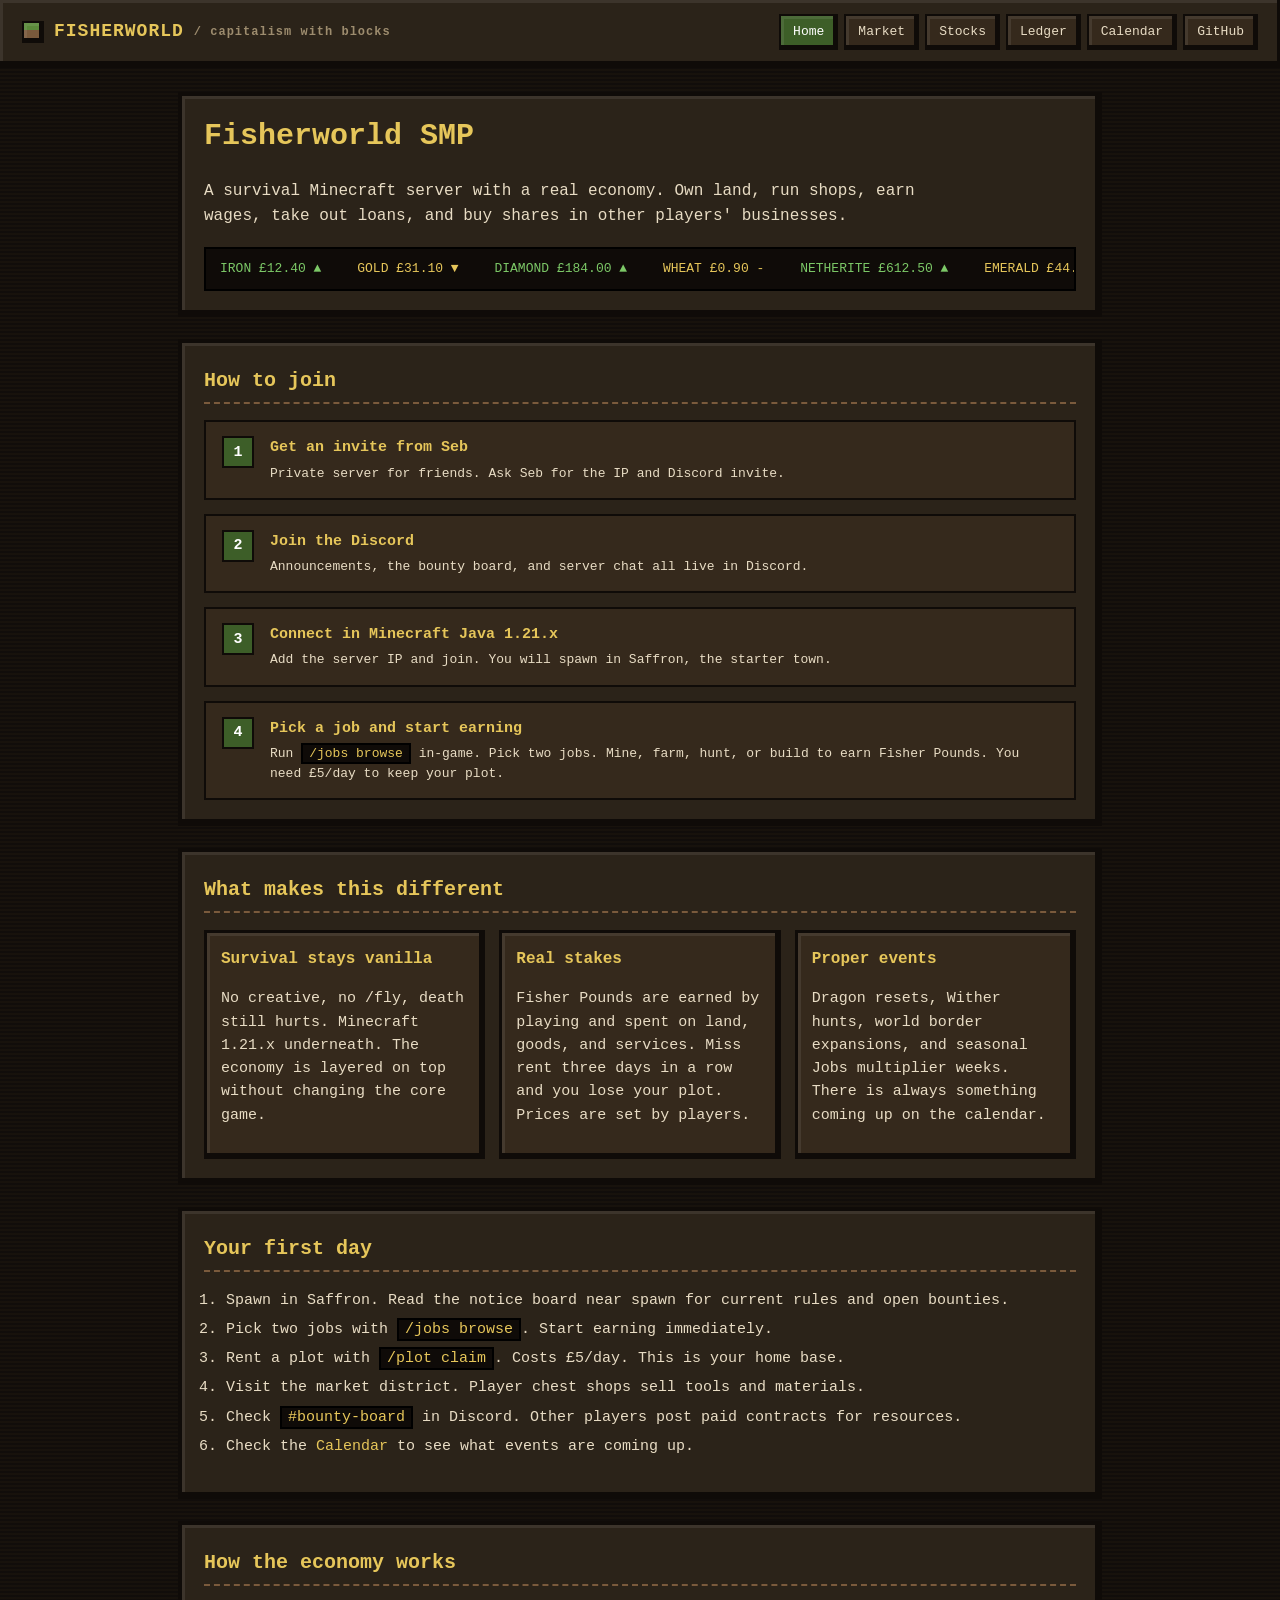
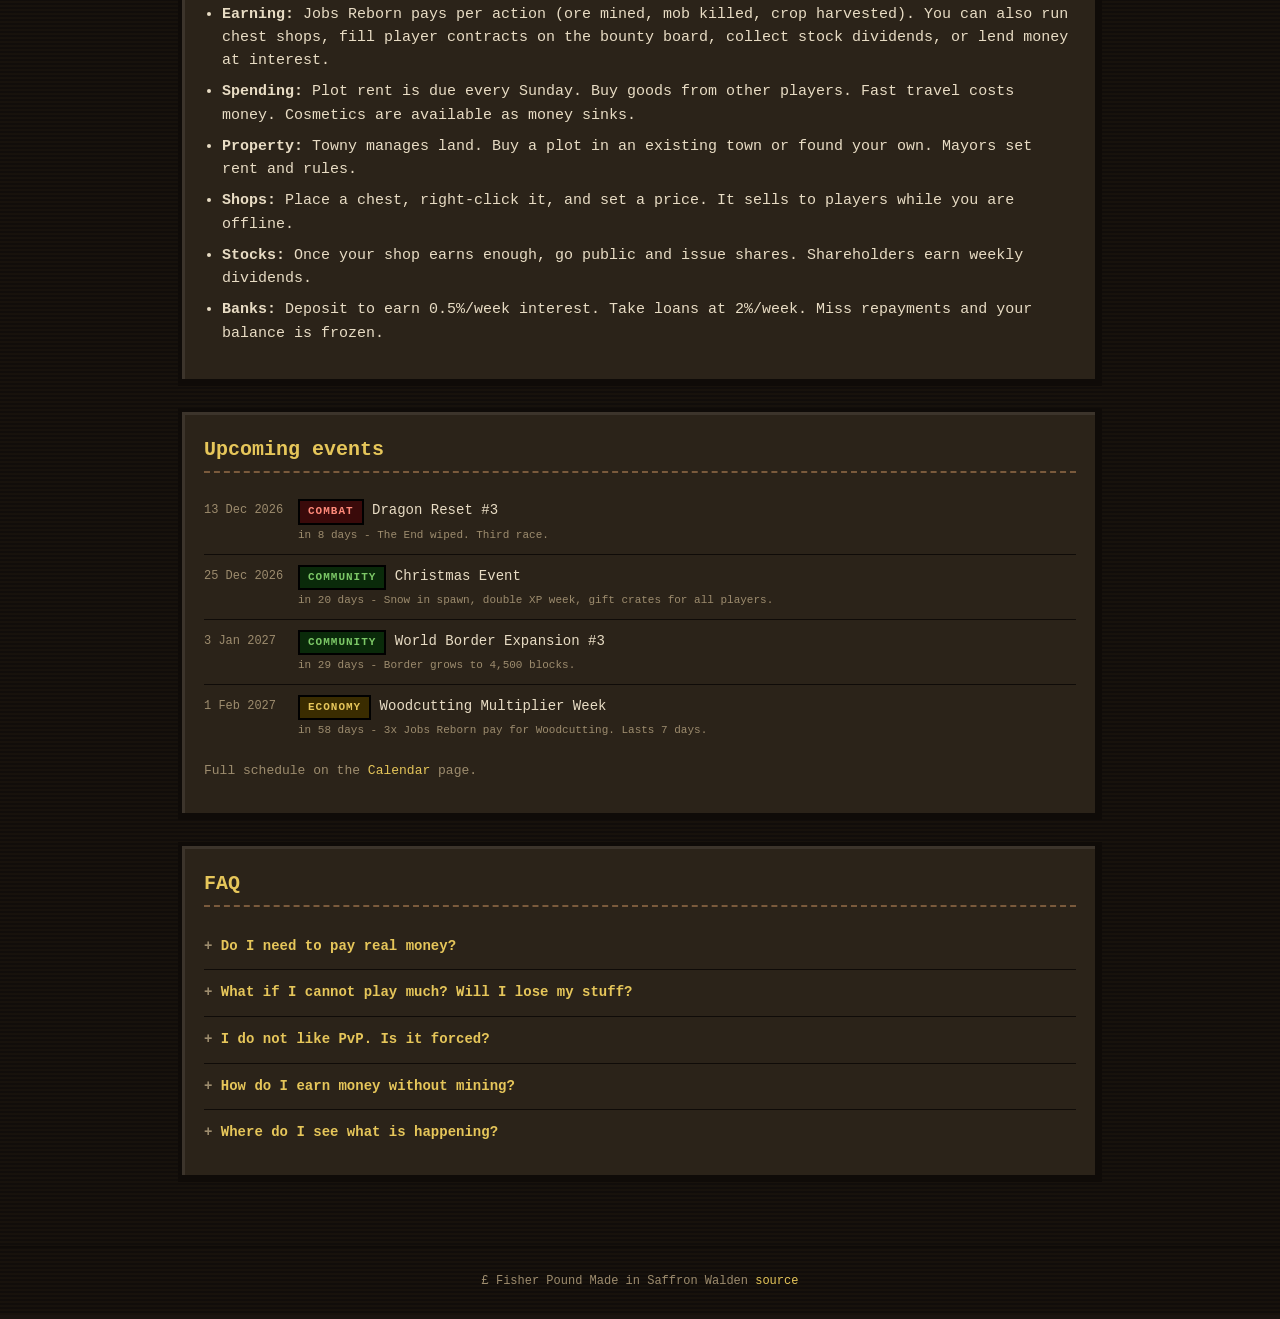
<file: index.html>
<!doctype html>
<html lang="en-GB">
<head>
<meta charset="utf-8" />
<meta name="viewport" content="width=device-width, initial-scale=1" />
<title>Fisherworld SMP</title>
<link rel="stylesheet" href="style.css" />
</head>
<body>
<header class="topbar">
  <div class="brand">
    <span class="block grass"></span>
    <span class="title">FISHERWORLD</span>
    <span class="sub">/ capitalism with blocks</span>
  </div>
  <nav>
    <a href="index.html" class="active">Home</a>
    <a href="market.html">Market</a>
    <a href="stocks.html">Stocks</a>
    <a href="ledger.html">Ledger</a>
    <a href="calendar.html">Calendar</a>
    <a href="https://github.com/s7612f/fisherworld-smp" target="_blank" rel="noopener">GitHub</a>
  </nav>
</header>

<main class="stack">

  <section class="panel hero">
    <h1>Fisherworld SMP</h1>
    <p class="lede">A survival Minecraft server with a real economy. Own land, run shops, earn wages, take out loans, and buy shares in other players' businesses.</p>
    <div class="ticker" id="ticker" aria-live="polite">
      <span>IRON £12.40 ▲</span>
      <span>GOLD £31.10 ▼</span>
      <span>DIAMOND £184.00 ▲</span>
      <span>WHEAT £0.90 -</span>
      <span>NETHERITE £612.50 ▲</span>
      <span>EMERALD £44.00 ▼</span>
    </div>
  </section>

  <section class="panel">
    <h2>How to join</h2>
    <div class="join-steps">
      <div class="join-step">
        <span class="step-num">1</span>
        <div>
          <strong>Get an invite from Seb</strong>
          <p>Private server for friends. Ask Seb for the IP and Discord invite.</p>
        </div>
      </div>
      <div class="join-step">
        <span class="step-num">2</span>
        <div>
          <strong>Join the Discord</strong>
          <p>Announcements, the bounty board, and server chat all live in Discord.</p>
        </div>
      </div>
      <div class="join-step">
        <span class="step-num">3</span>
        <div>
          <strong>Connect in Minecraft Java 1.21.x</strong>
          <p>Add the server IP and join. You will spawn in Saffron, the starter town.</p>
        </div>
      </div>
      <div class="join-step">
        <span class="step-num">4</span>
        <div>
          <strong>Pick a job and start earning</strong>
          <p>Run <code>/jobs browse</code> in-game. Pick two jobs. Mine, farm, hunt, or build to earn Fisher Pounds. You need £5/day to keep your plot.</p>
        </div>
      </div>
    </div>
  </section>

  <section class="panel">
    <h2>What makes this different</h2>
    <div class="cards">
      <article>
        <h3>Survival stays vanilla</h3>
        <p>No creative, no /fly, death still hurts. Minecraft 1.21.x underneath. The economy is layered on top without changing the core game.</p>
      </article>
      <article>
        <h3>Real stakes</h3>
        <p>Fisher Pounds are earned by playing and spent on land, goods, and services. Miss rent three days in a row and you lose your plot. Prices are set by players.</p>
      </article>
      <article>
        <h3>Proper events</h3>
        <p>Dragon resets, Wither hunts, world border expansions, and seasonal Jobs multiplier weeks. There is always something coming up on the calendar.</p>
      </article>
    </div>
  </section>

  <section class="panel">
    <h2>Your first day</h2>
    <ol class="phases">
      <li>Spawn in Saffron. Read the notice board near spawn for current rules and open bounties.</li>
      <li>Pick two jobs with <code>/jobs browse</code>. Start earning immediately.</li>
      <li>Rent a plot with <code>/plot claim</code>. Costs £5/day. This is your home base.</li>
      <li>Visit the market district. Player chest shops sell tools and materials.</li>
      <li>Check <code>#bounty-board</code> in Discord. Other players post paid contracts for resources.</li>
      <li>Check the <a href="calendar.html">Calendar</a> to see what events are coming up.</li>
    </ol>
  </section>

  <section class="panel">
    <h2>How the economy works</h2>
    <ul class="bullets">
      <li><b>Earning:</b> Jobs Reborn pays per action (ore mined, mob killed, crop harvested). You can also run chest shops, fill player contracts on the bounty board, collect stock dividends, or lend money at interest.</li>
      <li><b>Spending:</b> Plot rent is due every Sunday. Buy goods from other players. Fast travel costs money. Cosmetics are available as money sinks.</li>
      <li><b>Property:</b> Towny manages land. Buy a plot in an existing town or found your own. Mayors set rent and rules.</li>
      <li><b>Shops:</b> Place a chest, right-click it, and set a price. It sells to players while you are offline.</li>
      <li><b>Stocks:</b> Once your shop earns enough, go public and issue shares. Shareholders earn weekly dividends.</li>
      <li><b>Banks:</b> Deposit to earn 0.5%/week interest. Take loans at 2%/week. Miss repayments and your balance is frozen.</li>
    </ul>
  </section>

  <section class="panel">
    <h2>Upcoming events</h2>
    <div id="upcoming-list-home"></div>
    <p class="note" style="margin-top:12px">Full schedule on the <a href="calendar.html">Calendar</a> page.</p>
  </section>

  <section class="panel">
    <h2>FAQ</h2>
    <details class="faq-item">
      <summary>Do I need to pay real money?</summary>
      <p>No. Fisher Pounds are an in-game currency only. Nothing costs real money. Donations are cosmetics-only and never required.</p>
    </details>
    <details class="faq-item">
      <summary>What if I cannot play much? Will I lose my stuff?</summary>
      <p>Your inventory is safe. The only thing that needs attention is plot rent (£5/day). If you are going away, tell Seb and it can be paused. The bounty board lets you earn passively if others buy from your chest shop.</p>
    </details>
    <details class="faq-item">
      <summary>I do not like PvP. Is it forced?</summary>
      <p>No. PvP is off inside all towns. It is only on in the wilderness and in dedicated arenas like the Wither Hunt arena. You can play the whole economy without fighting anyone.</p>
    </details>
    <details class="faq-item">
      <summary>How do I earn money without mining?</summary>
      <p>Run a chest shop and sell to miners. Fill contracts on the bounty board. Buy shares in profitable shops and collect dividends. Lend your balance to other players at interest. Pick the Farmer or Hunter jobs.</p>
    </details>
    <details class="faq-item">
      <summary>Where do I see what is happening?</summary>
      <p>The <a href="market.html">Market</a> page shows current prices. <a href="stocks.html">Stocks</a> shows share prices. The <a href="ledger.html">Ledger</a> shows recent payouts. The <a href="calendar.html">Calendar</a> shows upcoming events. Discord has live chat and announcements.</p>
    </details>
  </section>

</main>

<footer>
  <span>£ Fisher Pound</span>
  <span>Made in Saffron Walden</span>
  <span><a href="https://github.com/s7612f/fisherworld-smp">source</a></span>
</footer>

<script src="script.js"></script>
</body>
</html>
</file>
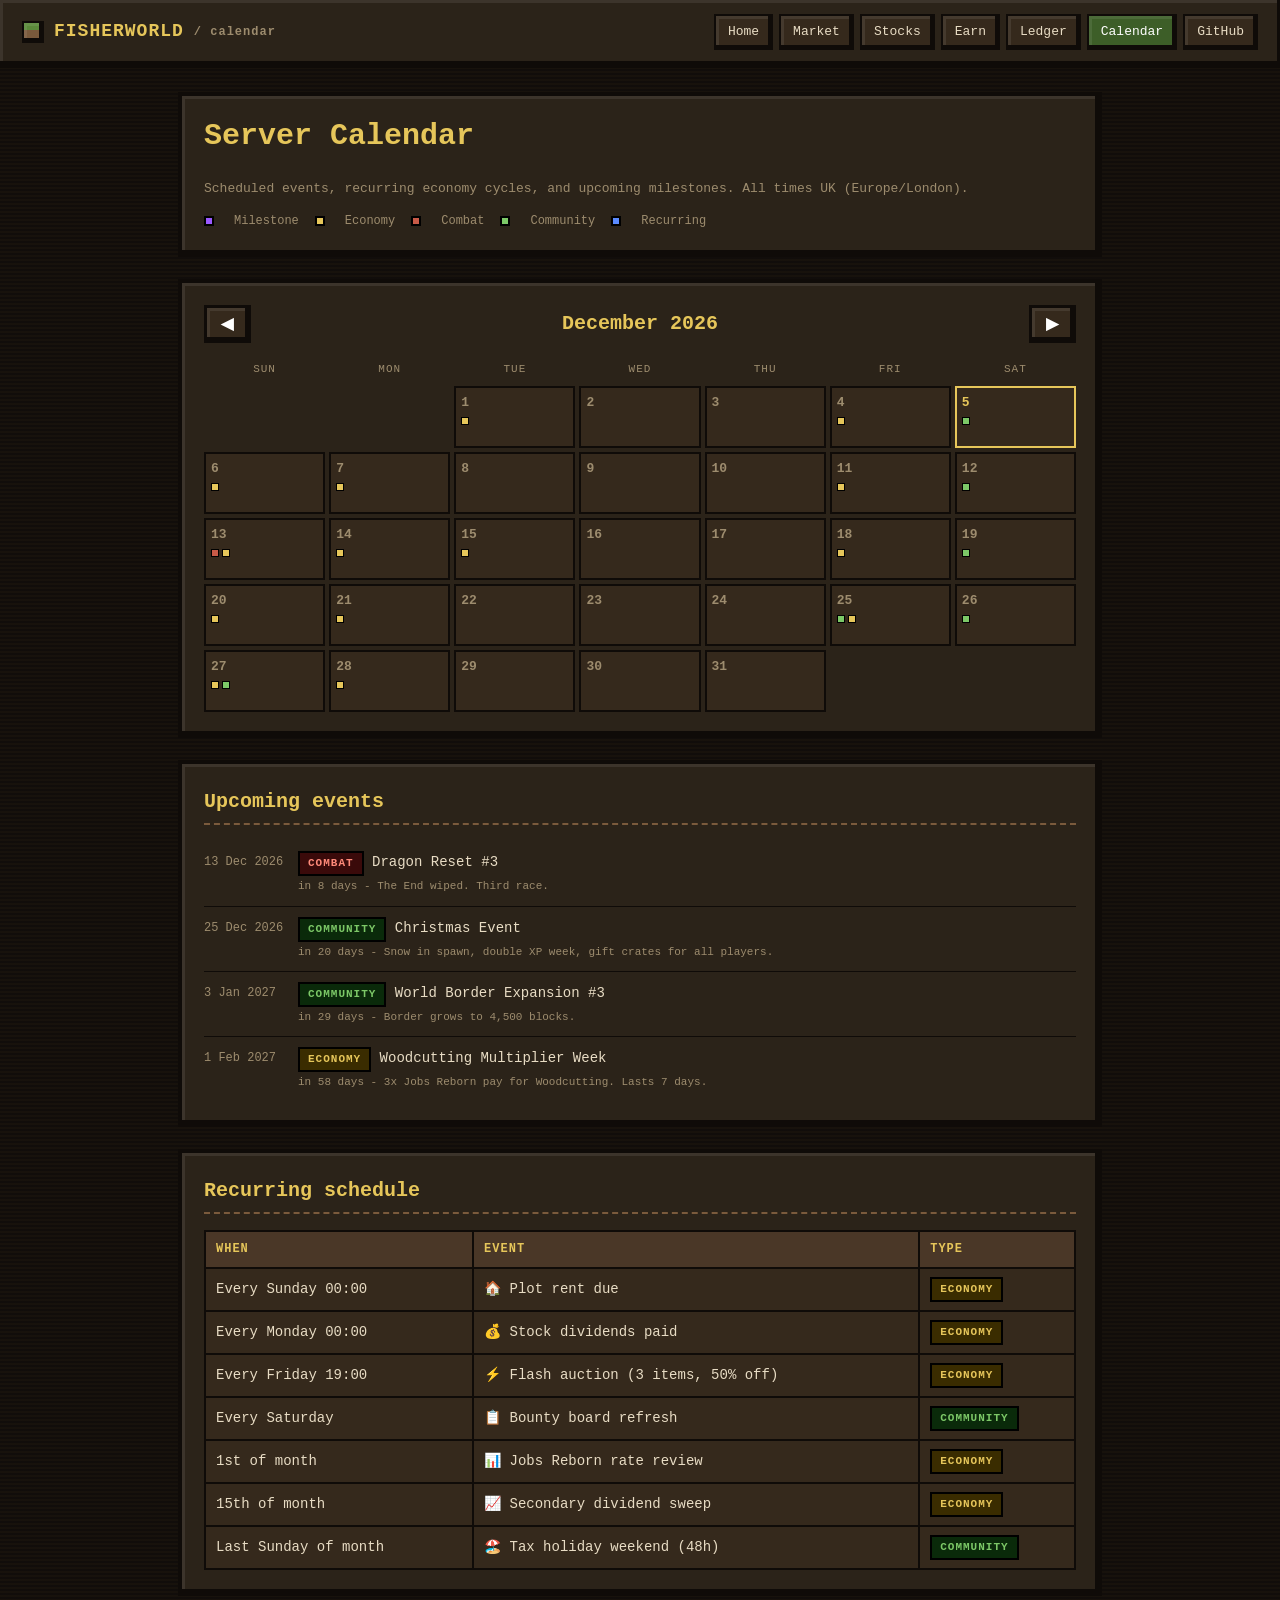
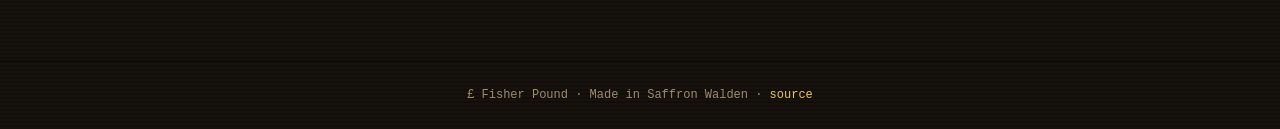
<file: calendar.html>
<!doctype html>
<html lang="en-GB">
<head>
<meta charset="utf-8" />
<meta name="viewport" content="width=device-width, initial-scale=1" />
<title>Calendar - Fisherworld SMP</title>
<link rel="stylesheet" href="style.css" />
</head>
<body>
<header class="topbar">
  <div class="brand">
    <span class="block grass"></span>
    <span class="title">FISHERWORLD</span>
    <span class="sub">/ calendar</span>
  </div>
  <nav>
    <a href="index.html">Home</a>
    <a href="market.html">Market</a>
    <a href="stocks.html">Stocks</a>
    <a href="earn.html">Earn</a>
    <a href="ledger.html">Ledger</a>
    <a href="calendar.html" class="active">Calendar</a>
    <a href="https://github.com/s7612f/fisherworld-smp" target="_blank" rel="noopener">GitHub</a>
  </nav>
</header>

<main class="stack">

  <section class="panel">
    <h1>Server Calendar</h1>
    <p class="note">Scheduled events, recurring economy cycles, and upcoming milestones. All times UK (Europe/London).</p>

    <div class="cal-legend">
      <span class="dot dot-milestone"></span> Milestone
      <span class="dot dot-economy"></span> Economy
      <span class="dot dot-combat"></span> Combat
      <span class="dot dot-community"></span> Community
      <span class="dot dot-recurring"></span> Recurring
    </div>
  </section>

  <section class="panel">
    <div class="cal-nav">
      <button id="cal-prev" class="cal-nav-btn">◀</button>
      <h2 id="cal-month-label" style="margin:0;border:none;padding:0"></h2>
      <button id="cal-next" class="cal-nav-btn">▶</button>
    </div>

    <div class="cal-grid" id="cal-grid"></div>
  </section>

  <section class="panel" id="day-detail" style="display:none">
    <h2 id="day-detail-title">Events</h2>
    <div id="day-detail-body"></div>
  </section>

  <section class="panel">
    <h2>Upcoming events</h2>
    <div id="upcoming-list"></div>
  </section>

  <section class="panel">
    <h2>Recurring schedule</h2>
    <table class="mc">
      <thead>
        <tr>
          <th>When</th>
          <th>Event</th>
          <th>Type</th>
        </tr>
      </thead>
      <tbody>
        <tr><td>Every Sunday 00:00</td><td>🏠 Plot rent due</td><td><span class="tag tag-economy">economy</span></td></tr>
        <tr><td>Every Monday 00:00</td><td>💰 Stock dividends paid</td><td><span class="tag tag-economy">economy</span></td></tr>
        <tr><td>Every Friday 19:00</td><td>⚡ Flash auction (3 items, 50% off)</td><td><span class="tag tag-economy">economy</span></td></tr>
        <tr><td>Every Saturday</td><td>📋 Bounty board refresh</td><td><span class="tag tag-community">community</span></td></tr>
        <tr><td>1st of month</td><td>📊 Jobs Reborn rate review</td><td><span class="tag tag-economy">economy</span></td></tr>
        <tr><td>15th of month</td><td>📈 Secondary dividend sweep</td><td><span class="tag tag-economy">economy</span></td></tr>
        <tr><td>Last Sunday of month</td><td>🏖️ Tax holiday weekend (48h)</td><td><span class="tag tag-community">community</span></td></tr>
      </tbody>
    </table>
  </section>

</main>

<footer>
  <span>£ Fisher Pound · </span>
  <span>Made in Saffron Walden · </span>
  <span><a href="https://github.com/s7612f/fisherworld-smp">source</a></span>
</footer>

<script src="script.js"></script>
</body>
</html>
</file>
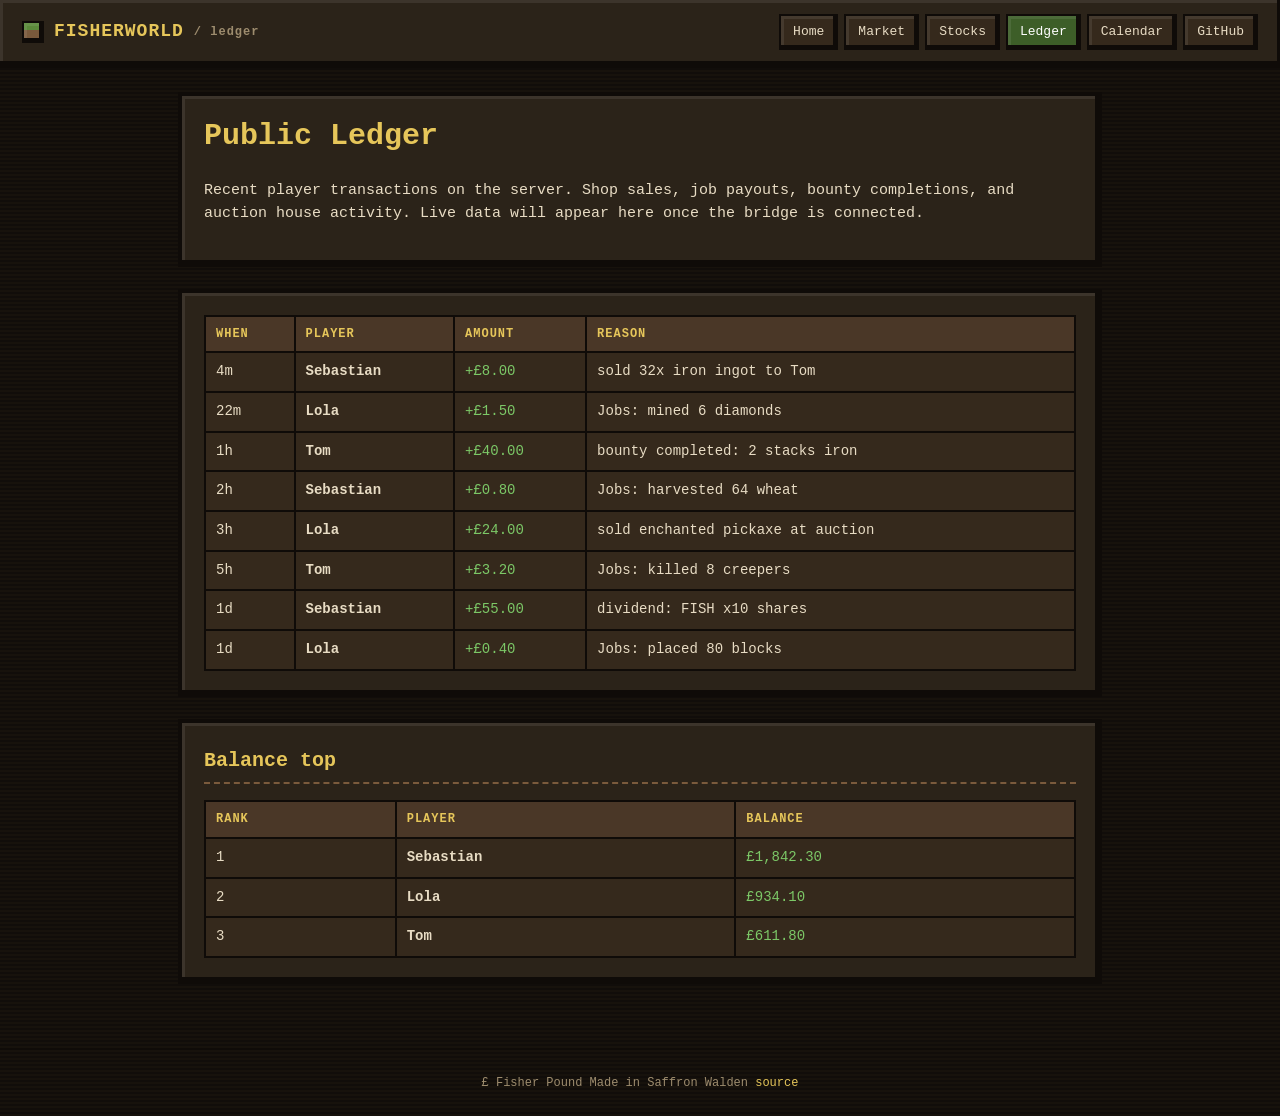
<file: ledger.html>
<!doctype html>
<html lang="en-GB">
<head>
<meta charset="utf-8" />
<meta name="viewport" content="width=device-width, initial-scale=1" />
<title>Ledger - Fisherworld SMP</title>
<link rel="stylesheet" href="style.css" />
</head>
<body>
<header class="topbar">
  <div class="brand">
    <span class="block grass"></span>
    <span class="title">FISHERWORLD</span>
    <span class="sub">/ ledger</span>
  </div>
  <nav>
    <a href="index.html">Home</a>
    <a href="market.html">Market</a>
    <a href="stocks.html">Stocks</a>
    <a href="ledger.html" class="active">Ledger</a>
    <a href="calendar.html">Calendar</a>
    <a href="https://github.com/s7612f/fisherworld-smp" target="_blank" rel="noopener">GitHub</a>
  </nav>
</header>
<main class="stack">

  <section class="panel">
    <h1>Public Ledger</h1>
    <p>Recent player transactions on the server. Shop sales, job payouts, bounty completions, and auction house activity. Live data will appear here once the bridge is connected.</p>
  </section>

  <section class="panel">
    <table class="mc">
      <thead>
        <tr><th>When</th><th>Player</th><th>Amount</th><th>Reason</th></tr>
      </thead>
      <tbody id="ledger-body"></tbody>
    </table>
  </section>

  <section class="panel">
    <h2>Balance top</h2>
    <table class="mc">
      <thead>
        <tr><th>Rank</th><th>Player</th><th>Balance</th></tr>
      </thead>
      <tbody id="baltop-body"></tbody>
    </table>
  </section>

</main>
<footer>
  <span>£ Fisher Pound</span>
  <span>Made in Saffron Walden</span>
  <span><a href="https://github.com/s7612f/fisherworld-smp">source</a></span>
</footer>
<script src="script.js"></script>
</body>
</html>
</file>
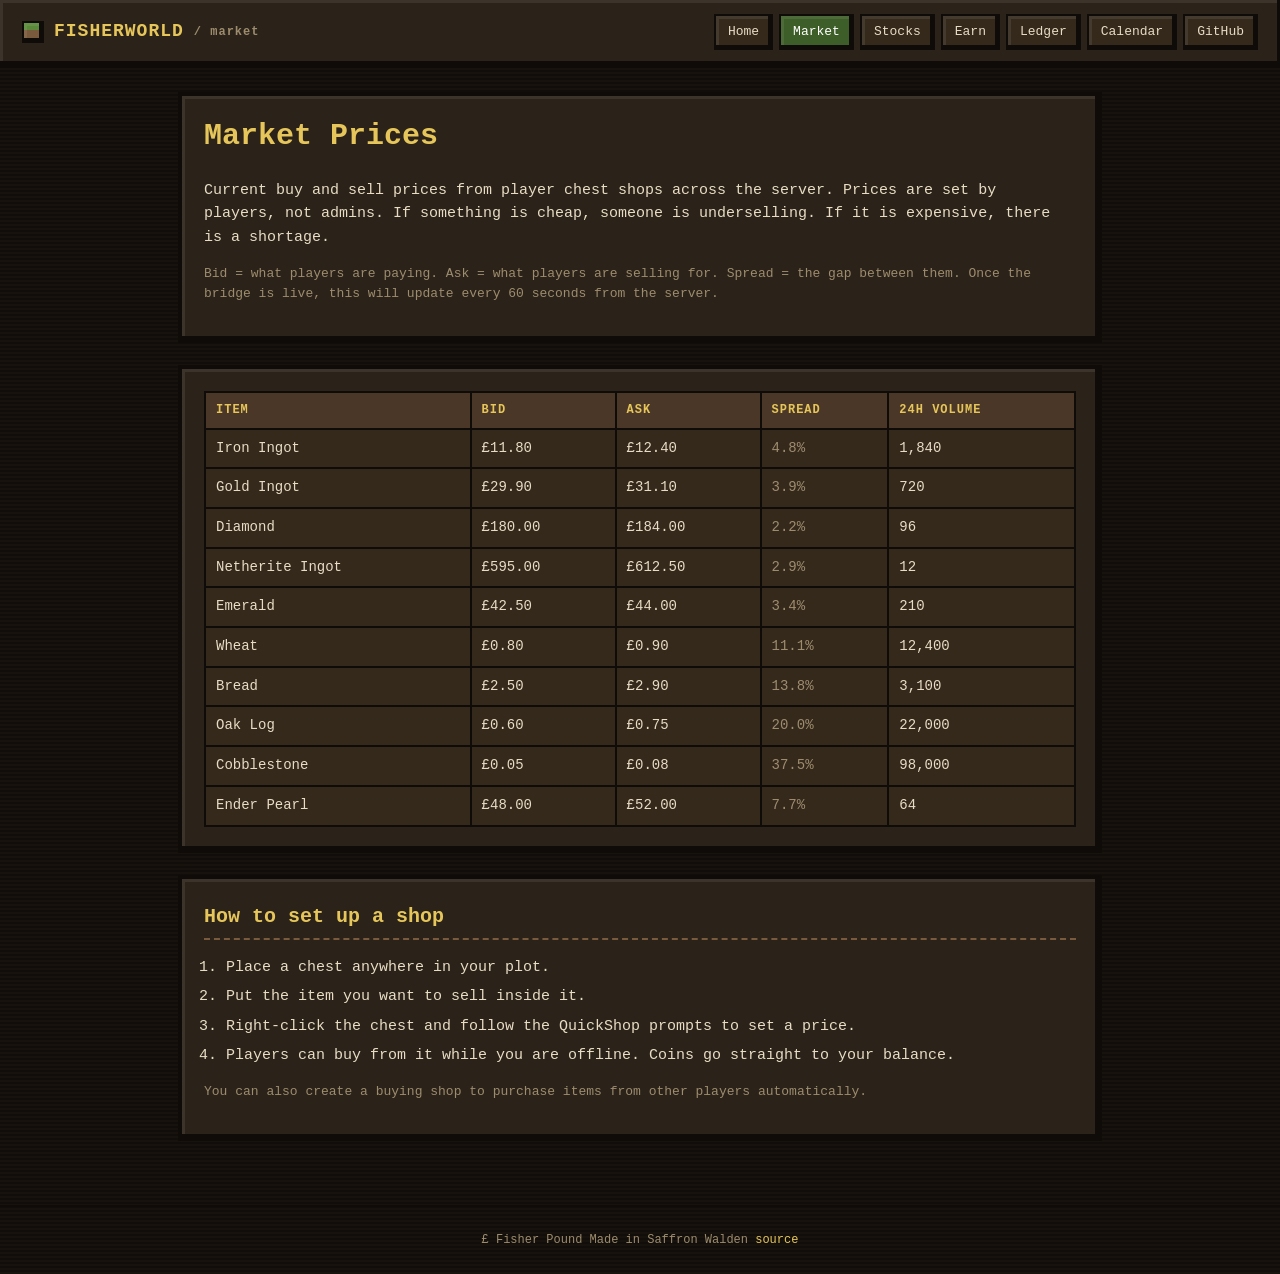
<file: market.html>
<!doctype html>
<html lang="en-GB">
<head>
<meta charset="utf-8" />
<meta name="viewport" content="width=device-width, initial-scale=1" />
<title>Market - Fisherworld SMP</title>
<link rel="stylesheet" href="style.css" />
</head>
<body>
<header class="topbar">
  <div class="brand">
    <span class="block grass"></span>
    <span class="title">FISHERWORLD</span>
    <span class="sub">/ market</span>
  </div>
  <nav>
    <a href="index.html">Home</a>
    <a href="market.html" class="active">Market</a>
    <a href="stocks.html">Stocks</a>
    <a href="earn.html">Earn</a>
    <a href="ledger.html">Ledger</a>
    <a href="calendar.html">Calendar</a>
    <a href="https://github.com/s7612f/fisherworld-smp" target="_blank" rel="noopener">GitHub</a>
  </nav>
</header>
<main class="stack">

  <section class="panel">
    <h1>Market Prices</h1>
    <p>Current buy and sell prices from player chest shops across the server. Prices are set by players, not admins. If something is cheap, someone is underselling. If it is expensive, there is a shortage.</p>
    <p class="note">Bid = what players are paying. Ask = what players are selling for. Spread = the gap between them. Once the bridge is live, this will update every 60 seconds from the server.</p>
  </section>

  <section class="panel">
    <table class="mc">
      <thead>
        <tr><th>Item</th><th>Bid</th><th>Ask</th><th>Spread</th><th>24h volume</th></tr>
      </thead>
      <tbody id="market-body"></tbody>
    </table>
  </section>

  <section class="panel">
    <h2>How to set up a shop</h2>
    <ol class="phases">
      <li>Place a chest anywhere in your plot.</li>
      <li>Put the item you want to sell inside it.</li>
      <li>Right-click the chest and follow the QuickShop prompts to set a price.</li>
      <li>Players can buy from it while you are offline. Coins go straight to your balance.</li>
    </ol>
    <p class="note">You can also create a buying shop to purchase items from other players automatically.</p>
  </section>

</main>
<footer>
  <span>£ Fisher Pound</span>
  <span>Made in Saffron Walden</span>
  <span><a href="https://github.com/s7612f/fisherworld-smp">source</a></span>
</footer>
<script src="script.js"></script>
</body>
</html>
</file>
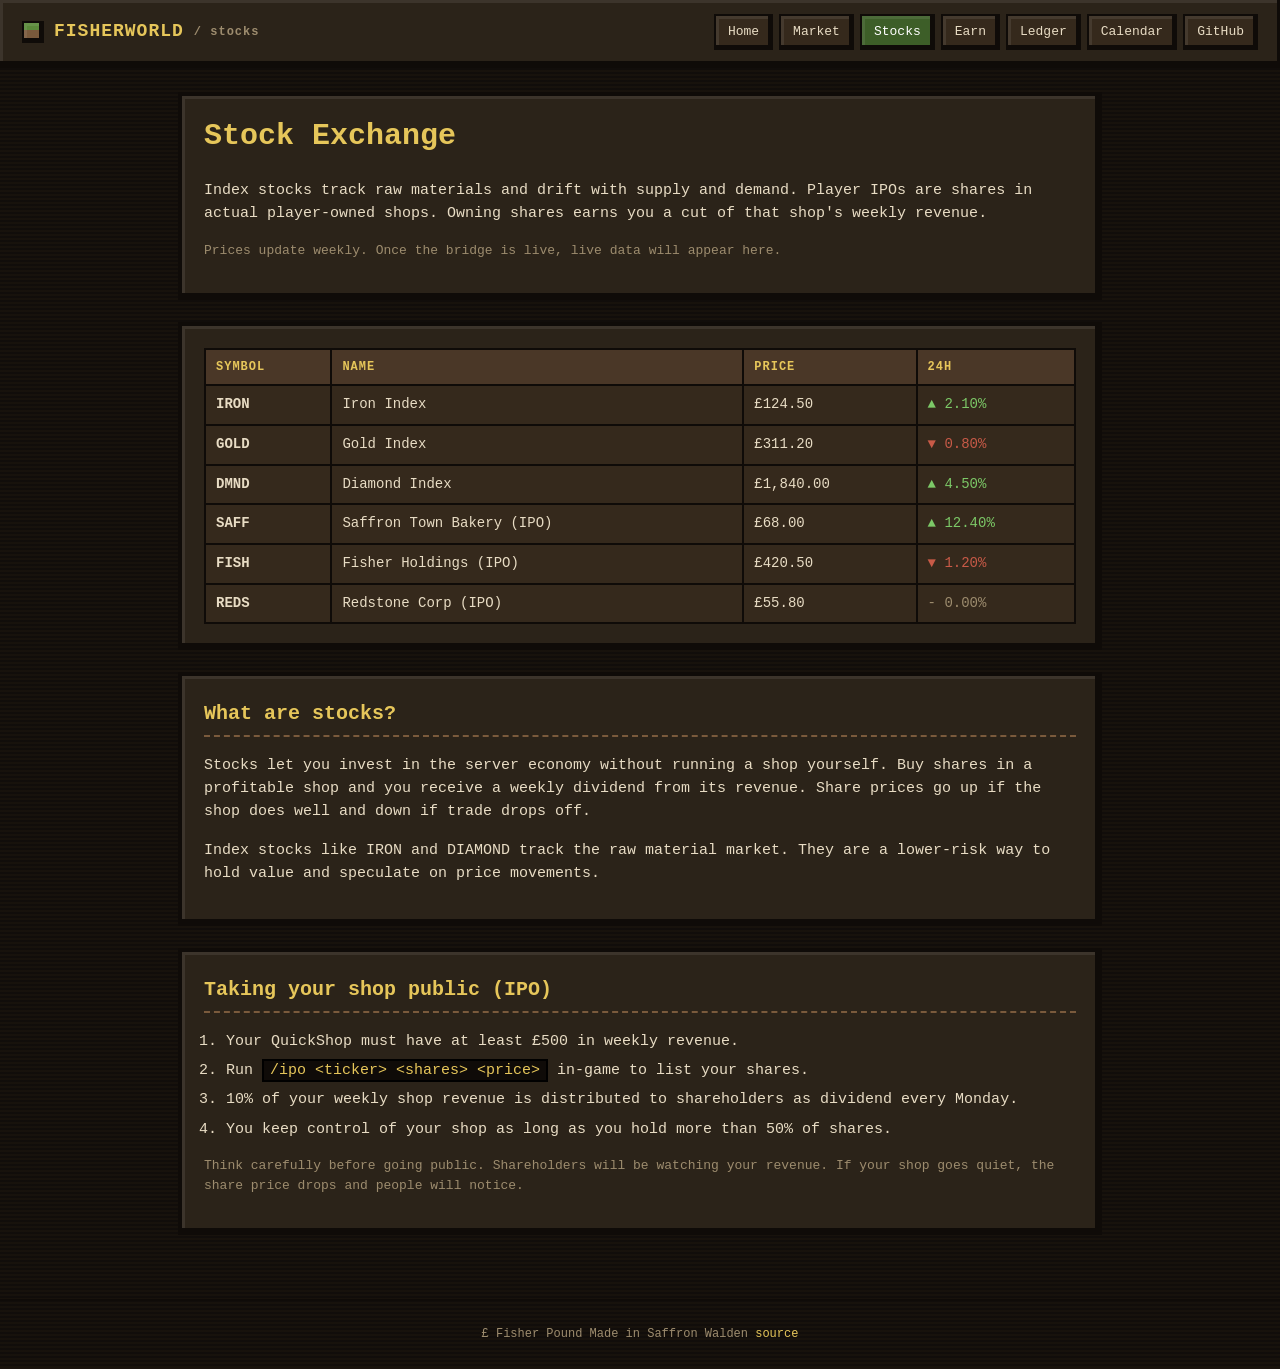
<file: stocks.html>
<!doctype html>
<html lang="en-GB">
<head>
<meta charset="utf-8" />
<meta name="viewport" content="width=device-width, initial-scale=1" />
<title>Stocks - Fisherworld SMP</title>
<link rel="stylesheet" href="style.css" />
</head>
<body>
<header class="topbar">
  <div class="brand">
    <span class="block grass"></span>
    <span class="title">FISHERWORLD</span>
    <span class="sub">/ stocks</span>
  </div>
  <nav>
    <a href="index.html">Home</a>
    <a href="market.html">Market</a>
    <a href="stocks.html" class="active">Stocks</a>
    <a href="earn.html">Earn</a>
    <a href="ledger.html">Ledger</a>
    <a href="calendar.html">Calendar</a>
    <a href="https://github.com/s7612f/fisherworld-smp" target="_blank" rel="noopener">GitHub</a>
  </nav>
</header>
<main class="stack">

  <section class="panel">
    <h1>Stock Exchange</h1>
    <p>Index stocks track raw materials and drift with supply and demand. Player IPOs are shares in actual player-owned shops. Owning shares earns you a cut of that shop's weekly revenue.</p>
    <p class="note">Prices update weekly. Once the bridge is live, live data will appear here.</p>
  </section>

  <section class="panel">
    <table class="mc">
      <thead>
        <tr><th>Symbol</th><th>Name</th><th>Price</th><th>24h</th></tr>
      </thead>
      <tbody id="stocks-body"></tbody>
    </table>
  </section>

  <section class="panel">
    <h2>What are stocks?</h2>
    <p>Stocks let you invest in the server economy without running a shop yourself. Buy shares in a profitable shop and you receive a weekly dividend from its revenue. Share prices go up if the shop does well and down if trade drops off.</p>
    <p>Index stocks like IRON and DIAMOND track the raw material market. They are a lower-risk way to hold value and speculate on price movements.</p>
  </section>

  <section class="panel">
    <h2>Taking your shop public (IPO)</h2>
    <ol class="phases">
      <li>Your QuickShop must have at least £500 in weekly revenue.</li>
      <li>Run <code>/ipo &lt;ticker&gt; &lt;shares&gt; &lt;price&gt;</code> in-game to list your shares.</li>
      <li>10% of your weekly shop revenue is distributed to shareholders as dividend every Monday.</li>
      <li>You keep control of your shop as long as you hold more than 50% of shares.</li>
    </ol>
    <p class="note">Think carefully before going public. Shareholders will be watching your revenue. If your shop goes quiet, the share price drops and people will notice.</p>
  </section>

</main>
<footer>
  <span>£ Fisher Pound</span>
  <span>Made in Saffron Walden</span>
  <span><a href="https://github.com/s7612f/fisherworld-smp">source</a></span>
</footer>
<script src="script.js"></script>
</body>
</html>
</file>
<file: style.css>
:root {
  --bg: #1a1410;
  --panel: #2b2319;
  --panel-2: #35291c;
  --ink: #e8dcc4;
  --muted: #9d8c6e;
  --grass: #5b8a3a;
  --grass-dk: #3d5e28;
  --dirt: #7a5a3c;
  --dirt-dk: #4a3727;
  --gold: #e6c65a;
  --red: #c85a47;
  --green: #7cc867;
  --border: #0f0b08;
  --shadow: inset -3px -3px 0 0 #0f0b08, inset 3px 3px 0 0 rgba(255,255,255,.08);
}

* { box-sizing: border-box; }

html, body {
  margin: 0;
  padding: 0;
  background: var(--bg);
  color: var(--ink);
  font-family: "Courier New", Consolas, ui-monospace, monospace;
  font-size: 15px;
  line-height: 1.55;
  image-rendering: pixelated;
}

body {
  background-image:
    linear-gradient(rgba(0,0,0,.35), rgba(0,0,0,.35)),
    repeating-linear-gradient(0deg, #241b12 0 2px, #1a1410 2px 4px);
  min-height: 100vh;
}

a { color: var(--gold); text-decoration: none; }
a:hover { text-decoration: underline; }

code {
  background: #0f0b08;
  color: var(--gold);
  padding: 1px 6px;
  border: 2px solid #000;
}

em { color: var(--gold); font-style: normal; }

/* ----- topbar ----- */
.topbar {
  display: flex;
  align-items: center;
  justify-content: space-between;
  gap: 16px;
  padding: 14px 22px;
  background: var(--panel);
  border-bottom: 4px solid var(--border);
  box-shadow: var(--shadow);
  flex-wrap: wrap;
}
.brand {
  display: flex;
  align-items: center;
  gap: 10px;
  font-weight: 700;
  letter-spacing: 1px;
}
.brand .title { color: var(--gold); font-size: 18px; }
.brand .sub { color: var(--muted); font-size: 12px; }
.block {
  width: 22px; height: 22px;
  display: inline-block;
  border: 2px solid var(--border);
  box-shadow: var(--shadow);
}
.block.grass {
  background:
    linear-gradient(var(--grass) 0 40%, var(--dirt) 40% 100%);
}
nav { display: flex; gap: 6px; flex-wrap: wrap; }
nav a {
  padding: 6px 12px;
  background: var(--panel-2);
  border: 2px solid var(--border);
  color: var(--ink);
  box-shadow: var(--shadow);
  font-size: 13px;
}
nav a:hover { background: var(--dirt-dk); text-decoration: none; }
nav a.active { background: var(--grass-dk); color: #fff; }

/* ----- layout ----- */
main.stack {
  max-width: 960px;
  margin: 0 auto;
  padding: 24px 18px 64px;
  display: flex;
  flex-direction: column;
  gap: 22px;
}

.panel {
  background: var(--panel);
  border: 4px solid var(--border);
  box-shadow: var(--shadow);
  padding: 22px;
}
.panel h1, .panel h2, .panel h3 { margin-top: 0; color: var(--gold); }
.panel h1 { font-size: 30px; line-height: 1.2; }
.panel h2 { font-size: 20px; border-bottom: 2px dashed var(--dirt); padding-bottom: 6px; }
.panel h3 { font-size: 16px; }

.hero .lede { font-size: 16px; color: var(--ink); max-width: 720px; }

.ticker {
  margin-top: 18px;
  padding: 10px 14px;
  background: #0f0b08;
  border: 2px solid #000;
  color: var(--green);
  font-size: 13px;
  overflow: hidden;
  white-space: nowrap;
}
.ticker span { margin-right: 28px; }
.ticker span:nth-child(even) { color: var(--gold); }

.cards {
  display: grid;
  grid-template-columns: repeat(auto-fit, minmax(220px, 1fr));
  gap: 14px;
}
.cards article {
  background: var(--panel-2);
  border: 3px solid var(--border);
  padding: 14px;
  box-shadow: var(--shadow);
}

.bullets { padding-left: 18px; }
.bullets li { margin-bottom: 8px; }

.data-table { width: 100%; border-collapse: collapse; margin-top: 10px; font-size: 14px; }
.data-table th { background: var(--panel-2); color: var(--gold); text-align: left; padding: 6px 10px; border-bottom: 2px solid #000; }
.data-table td { padding: 5px 10px; border-bottom: 1px solid #0f0b08; color: var(--ink); }
.data-table tr:last-child td { border-bottom: none; }

.phases { padding-left: 22px; }
.phases li { margin-bottom: 6px; }

.note { color: var(--muted); font-size: 13px; }

.link-box form {
  display: flex;
  flex-wrap: wrap;
  gap: 10px;
  align-items: flex-end;
  margin-top: 10px;
}
.link-box label {
  display: flex;
  flex-direction: column;
  font-size: 12px;
  color: var(--muted);
  gap: 4px;
}
.link-box input {
  background: #0f0b08;
  color: var(--ink);
  border: 2px solid #000;
  padding: 8px 10px;
  font-family: inherit;
  font-size: 14px;
  min-width: 180px;
}
button {
  background: var(--grass);
  color: #fff;
  border: 3px solid var(--border);
  padding: 8px 16px;
  font-family: inherit;
  font-size: 14px;
  cursor: pointer;
  box-shadow: var(--shadow);
  font-weight: 700;
  letter-spacing: 1px;
}
button:hover { background: var(--grass-dk); }
button:active { transform: translate(1px, 1px); }
button:disabled { opacity: .5; cursor: not-allowed; }

.status { min-height: 1.2em; margin-top: 10px; color: var(--gold); font-size: 13px; }
.status.err { color: var(--red); }
.status.ok { color: var(--green); }

footer {
  text-align: center;
  color: var(--muted);
  font-size: 12px;
  padding: 24px;
  border-top: 2px solid var(--border);
}

/* ----- tables (market, stocks, ledger) ----- */
table.mc {
  width: 100%;
  border-collapse: collapse;
  font-size: 14px;
}
table.mc th, table.mc td {
  border: 2px solid var(--border);
  padding: 8px 10px;
  text-align: left;
  background: var(--panel-2);
}
table.mc th {
  background: var(--dirt-dk);
  color: var(--gold);
  text-transform: uppercase;
  font-size: 12px;
  letter-spacing: 1px;
}
.up { color: var(--green); }
.down { color: var(--red); }
.flat { color: var(--muted); }

/* ----- minigame ----- */
.game-grid {
  display: grid;
  grid-template-columns: repeat(5, 1fr);
  gap: 6px;
  max-width: 420px;
  margin: 18px 0;
}
.game-grid button {
  aspect-ratio: 1 / 1;
  padding: 0;
  background: var(--dirt);
  border: 3px solid var(--border);
  font-size: 22px;
}
.game-grid button.hit { background: var(--grass); }
.game-grid button.gone { background: #222; opacity: .4; }

.score {
  display: inline-block;
  padding: 6px 14px;
  background: #0f0b08;
  color: var(--gold);
  border: 2px solid #000;
  font-weight: 700;
}

.daily-btn {
  margin-top: 10px;
  font-size: 16px;
  padding: 12px 24px;
}

/* ----- join steps ----- */
.join-steps { display: flex; flex-direction: column; gap: 14px; margin-top: 14px; }
.join-step {
  display: flex;
  gap: 16px;
  align-items: flex-start;
  background: var(--panel-2);
  border: 2px solid var(--border);
  padding: 14px 16px;
}
.step-num {
  flex-shrink: 0;
  width: 32px; height: 32px;
  background: var(--grass-dk);
  border: 2px solid var(--border);
  display: flex;
  align-items: center;
  justify-content: center;
  font-weight: 700;
  font-size: 15px;
  color: #fff;
}
.join-step strong { display: block; color: var(--gold); margin-bottom: 4px; }
.join-step p { margin: 0; color: var(--ink); font-size: 13px; }

/* ----- faq ----- */
.faq-item {
  border-bottom: 1px solid var(--border);
  padding: 10px 0;
}
.faq-item:last-child { border-bottom: none; }
.faq-item summary {
  cursor: pointer;
  color: var(--gold);
  font-weight: 700;
  font-size: 14px;
  list-style: none;
  padding: 2px 0;
}
.faq-item summary::-webkit-details-marker { display: none; }
.faq-item summary::before { content: "+ "; color: var(--muted); }
.faq-item[open] summary::before { content: "- "; }
.faq-item p { margin: 8px 0 4px 16px; font-size: 13px; color: var(--ink); }

/* ----- tags ----- */
.tag {
  display: inline-block;
  padding: 2px 8px;
  font-size: 11px;
  letter-spacing: 1px;
  text-transform: uppercase;
  border: 2px solid #000;
  font-weight: 700;
}
.tag-milestone { background: #3a2060; color: #c8a8ff; }
.tag-economy   { background: #3a2c00; color: var(--gold); }
.tag-combat    { background: #3a0a0a; color: #ff8a7a; }
.tag-community { background: #0a2a0a; color: var(--green); }
.tag-recurring { background: #1a1a2a; color: #8ab4ff; }

/* ----- calendar ----- */
.cal-legend {
  display: flex;
  flex-wrap: wrap;
  gap: 16px;
  align-items: center;
  margin-top: 12px;
  font-size: 12px;
  color: var(--muted);
}
.dot {
  display: inline-block;
  width: 10px; height: 10px;
  border: 2px solid #000;
  margin-right: 4px;
}
.dot-milestone { background: #9b59ff; }
.dot-economy   { background: var(--gold); }
.dot-combat    { background: var(--red); }
.dot-community { background: var(--green); }
.dot-recurring { background: #5a8aff; }

.cal-nav {
  display: flex;
  align-items: center;
  justify-content: space-between;
  margin-bottom: 14px;
}
.cal-nav-btn {
  padding: 6px 14px;
  font-size: 16px;
  background: var(--panel-2);
}

.cal-grid {
  display: grid;
  grid-template-columns: repeat(7, 1fr);
  gap: 4px;
}
.cal-dow {
  text-align: center;
  font-size: 11px;
  color: var(--muted);
  padding: 4px 0;
  letter-spacing: 1px;
  text-transform: uppercase;
}
.cal-day {
  min-height: 62px;
  background: var(--panel-2);
  border: 2px solid var(--border);
  padding: 5px;
  cursor: pointer;
  position: relative;
  transition: background .1s;
}
.cal-day:hover { background: var(--dirt-dk); }
.cal-day.empty { background: transparent; border-color: transparent; cursor: default; }
.cal-day.today { border-color: var(--gold) !important; }
.cal-day.selected { background: var(--dirt-dk); border-color: var(--grass) !important; }
.cal-day-num {
  font-size: 13px;
  color: var(--muted);
  font-weight: 700;
}
.cal-day.today .cal-day-num { color: var(--gold); }
.cal-dots {
  display: flex;
  flex-wrap: wrap;
  gap: 3px;
  margin-top: 4px;
}
.cal-dot {
  width: 8px; height: 8px;
  border: 1px solid #000;
}

.cal-event-item {
  padding: 10px 14px;
  margin-bottom: 8px;
  border-left: 4px solid;
  background: var(--panel-2);
  font-size: 14px;
}
.cal-event-item .evt-title { font-weight: 700; color: var(--ink); }
.cal-event-item .evt-desc  { color: var(--muted); font-size: 12px; margin-top: 4px; }
.cal-event-item.milestone { border-color: #9b59ff; }
.cal-event-item.economy   { border-color: var(--gold); }
.cal-event-item.combat    { border-color: var(--red); }
.cal-event-item.community { border-color: var(--green); }
.cal-event-item.recurring { border-color: #5a8aff; }

.upcoming-item {
  display: flex;
  gap: 14px;
  align-items: flex-start;
  padding: 10px 0;
  border-bottom: 1px solid var(--border);
}
.upcoming-item:last-child { border-bottom: none; }
.upcoming-date {
  min-width: 80px;
  font-size: 12px;
  color: var(--muted);
  padding-top: 2px;
}
.upcoming-label { font-size: 14px; }
.upcoming-delta { font-size: 11px; color: var(--muted); margin-top: 2px; }

@media (max-width: 600px) {
  .topbar { flex-direction: column; align-items: flex-start; }
  .panel h1 { font-size: 24px; }
  .cal-day { min-height: 44px; }
  .cal-day-num { font-size: 11px; }
}
</file>
